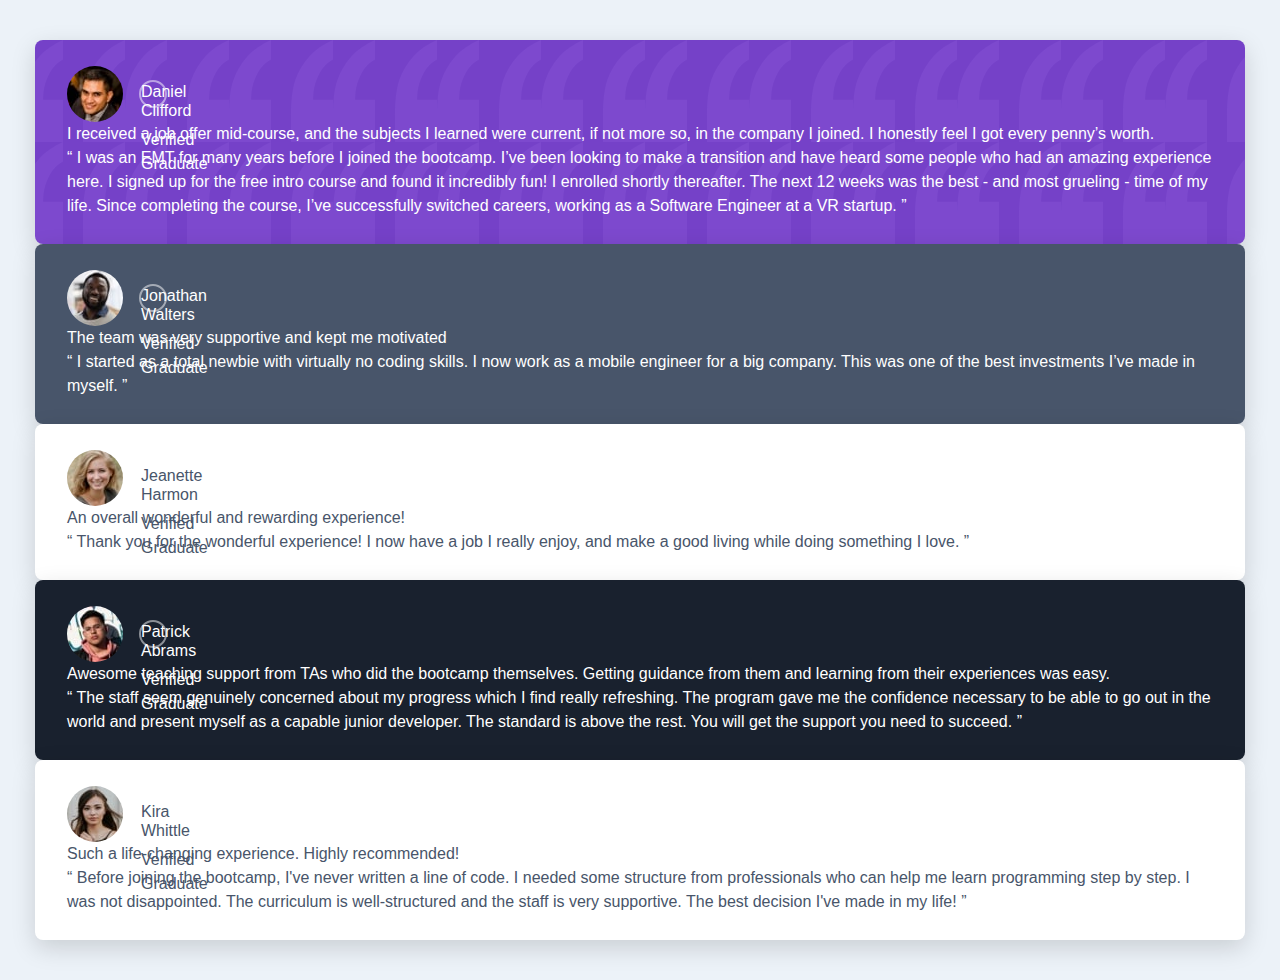
<file: index.html>
<!DOCTYPE html>
<html lang="en">
<head>
    <meta charset="UTF-8">
    <meta name="viewport" content="width=device-width, initial-scale=1.0">
    <title>Bootstrap - Testimonials Page</title>
    <link rel="stylesheet" href="https://stackpath.bootstrapcdn.com/bootstrap/4.5.2/css/bootstrap.min.css">
    <link rel="stylesheet" href="styles.css">
</head>
<body>
    <div class="container">

        <div class="testimonial-grid">

            <div class="daniel-card">
                <div class="card-body card-violet">
                 <div class="d-flex align-items-center">
                    <img src="images/image-daniel.jpg" class="rounded-circle mr-3" alt="Daniel's Image">
                    <div class="profile-info">
                        <h6>Daniel Clifford</h6>
                        <div class="verified-badge">Verified Graduate</div>  
                    </div>
                </div>

                <div class="quote-text">
                        I received a job offer mid-course, and the subjects I learned were current, if not more so, in the company I joined. I honestly feel I got every penny’s worth.
                    </div>

                    <div class="testimonial-details">
                        “ I was an EMT for many years before I joined the bootcamp. I’ve been looking to make a transition and have heard some people who had an amazing experience here. I signed up for the free intro course and found it incredibly fun! I enrolled shortly thereafter. The next 12 weeks was the best - and most grueling - time of my life. Since completing the course, I’ve successfully switched careers, working as a Software Engineer at a VR startup. ”
                    </div>
                </div>
            </div>

            <div class="jonathan-card">
                <div class="card-body card-dark-grayish">
                    <div class="d-flex align-items-center">
                        <img src="images/image-jonathan.jpg" class="rounded-circle mr-3 bg-secondary d-flex align-items-center justify-content-center" alt="Jonathan Image">
                        <div class="profile-info">
                            <h6>Jonathan Walters</h6>
                            <div class="verified-badge">Verified Graduate</div>  
                        </div>
                    </div>

                    <div class="quote-text">
                        The team was very supportive and kept me motivated
                    </div>
                    <div class="testimonial-details">
                        “ I started as a total newbie with virtually no coding skills. I now work as a mobile engineer for a big company. This was one of the best investments I’ve made in myself. ” 
                    </div>   
                </div>   
        </div>
     
    
            <div class="jeanette-card">
                <div class="card-body card-white">
                    <div class="d-flex align-items-center">
                        <img src="images/image-jeanette.jpg" class="rounded-circle mr-3" alt="Jeanette Image">
                        <div class="profile-info">
                            <h6>Jeanette Harmon</h6>
                            <div class="verified-badge">Verified Graduate</div>  
                        </div>
                    </div>

                    <div class="quote-text">
                        An overall wonderful and rewarding experience!
                    </div> 
                    <div class="testimonial-details">
                        “ Thank you for the wonderful experience! I now have a job I really enjoy, and make a good living while doing something I love. ”
                    </div>
                </div>
            </div>
            <div class="patrick-card">
                <div class="card-body card-dark-blackish">
                    <div class="d-flex align-items-center">
                        <img src="images/image-patrick.jpg" class="rounded-circle mr-3" alt="Patrick Image">
                        <div class="profile-info">
                            <h6>Patrick Abrams</h6>
                            <div class="verified-badge">Verified Graduate</div>  
                        </div>
                    </div>

                    <div class="quote-text">
                        Awesome teaching support from TAs who did the bootcamp themselves. Getting guidance from them and learning from their experiences was easy.
                    </div>
                    <div class="testimonial-details">
                        “ The staff seem genuinely concerned about my progress which I find really refreshing. The program gave me the confidence necessary to be able to go out in the world and present myself as a capable junior developer. The standard is above the rest. You will get the support you need to succeed. ”
                    </div>
                </div>
            </div>
            <div class="kira-card">
                <div class="card-body card-white">
                    <div class="d-flex align-items-center">
                        <img src="images/image-kira.jpg" class="rounded-circle mr-3" alt="Kira Image">
                        <div class="profile-info">
                            <h6>Kira Whittle</h6>
                            <div class="verified-badge">Verified Graduate</div>
                        </div>
                    </div>

                    <div class="quote-text">
                        Such a life-changing experience. Highly recommended!
                    </div>

                    <div class="testimonial-details">
                        “ Before joining the bootcamp, I've never written a line of code. I needed some structure from professionals who can help me learn programming step by step. I was not disappointed. The curriculum is well-structured and the staff is very supportive. The best decision I've made in my life! ”
                    </div>
                </div>
            </div>  
        </div>   
        

</body>                
</html>
</file>
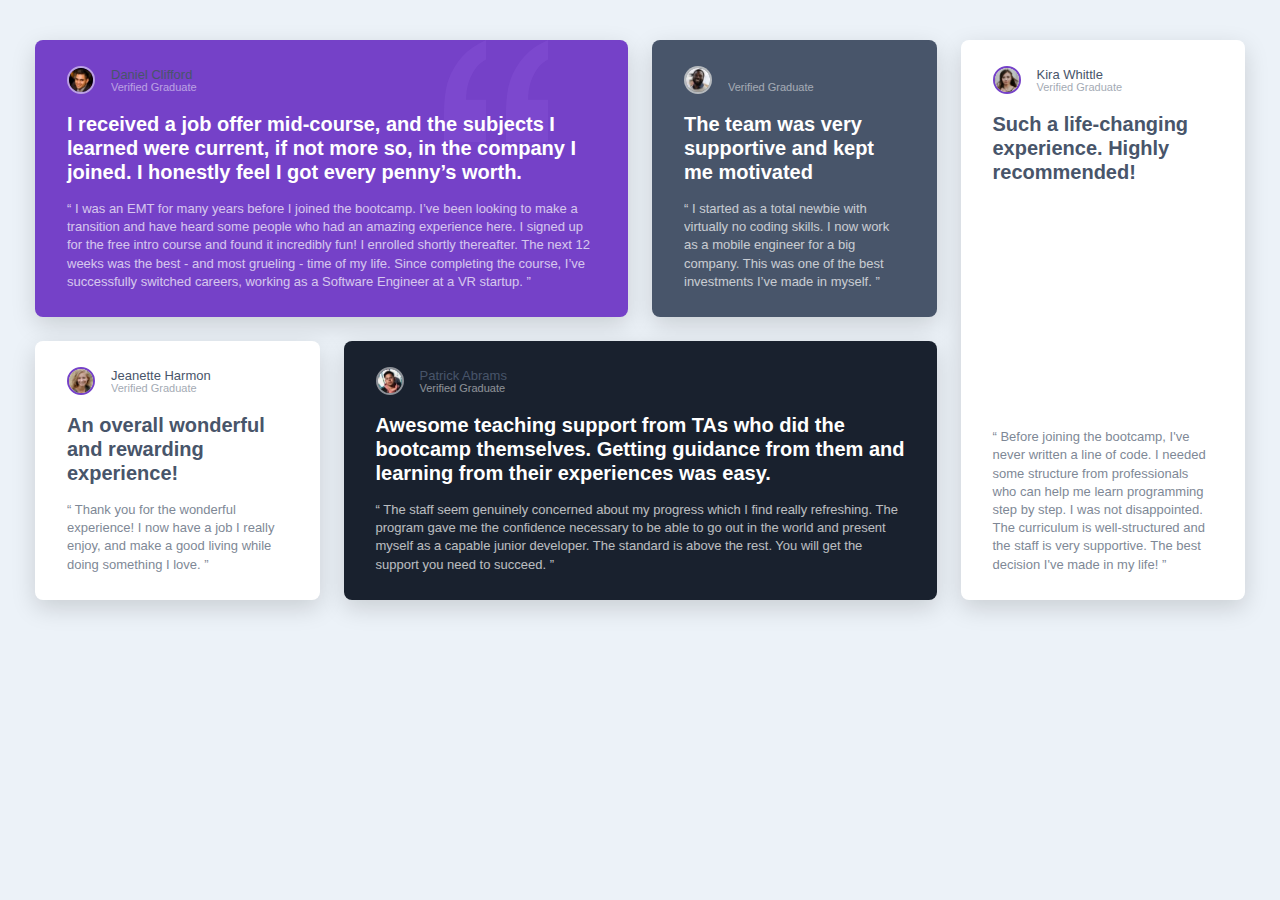
<file: Mod 3 SBA/index.html>
<!DOCTYPE html>
<html lang="en">
<head>
    <meta charset="UTF-8">
    <meta name="viewport" content="width=device-width, initial-scale=1.0">
    <title>Bootstrap - Testimonials Page</title>
    <link rel="stylesheet" href="https://stackpath.bootstrapcdn.com/bootstrap/4.5.2/css/bootstrap.min.css">
    <link rel="stylesheet" href="styles.css">
</head>
<body>
    <div class="container">

        <div class="testimonial-grid">

            <div class="daniel-card">
                <div class="card-body card-violet">
                 <div class="d-flex align-items-center">
                    <img src="images/image-daniel.jpg" class="rounded-circle mr-3" alt="Daniel's Image">
                    <div class="profile-info">
                        <h6>Daniel Clifford</h6>
                        <div class="verified-badge">Verified Graduate</div>  
                    </div>
                </div>

                <div class="quote-text">
                        I received a job offer mid-course, and the subjects I learned were current, if not more so, in the company I joined. I honestly feel I got every penny’s worth.
                    </div>

                    <div class="testimonial-details">
                        “ I was an EMT for many years before I joined the bootcamp. I’ve been looking to make a transition and have heard some people who had an amazing experience here. I signed up for the free intro course and found it incredibly fun! I enrolled shortly thereafter. The next 12 weeks was the best - and most grueling - time of my life. Since completing the course, I’ve successfully switched careers, working as a Software Engineer at a VR startup. ”
                    </div>
                </div>
            </div>

            <div class="jonathan-card">
                <div class="card-body card-dark-grayish">
                    <div class="d-flex align-items-center">
                        <img src="images/image-jonathan.jpg" class="rounded-circle mr-3 bg-secondary d-flex align-items-center justify-content-center" alt="Jonathan Image">
                        <div class="profile-info">
                            <h6>Jonathan Walters</h6>
                            <div class="verified-badge">Verified Graduate</div>  
                        </div>
                    </div>

                    <div class="quote-text">
                        The team was very supportive and kept me motivated
                    </div>
                    <div class="testimonial-details">
                        “ I started as a total newbie with virtually no coding skills. I now work as a mobile engineer for a big company. This was one of the best investments I’ve made in myself. ” 
                    </div>   
                </div>   
        </div>
     
    
            <div class="jeanette-card">
                <div class="card-body card-white">
                    <div class="d-flex align-items-center">
                        <img src="images/image-jeanette.jpg" class="rounded-circle mr-3" alt="Jeanette Image">
                        <div class="profile-info">
                            <h6>Jeanette Harmon</h6>
                            <div class="verified-badge">Verified Graduate</div>  
                        </div>
                    </div>

                    <div class="quote-text">
                        An overall wonderful and rewarding experience!
                    </div> 
                    <div class="testimonial-details">
                        “ Thank you for the wonderful experience! I now have a job I really enjoy, and make a good living while doing something I love. ”
                    </div>
                </div>
            </div>
            <div class="patrick-card">
                <div class="card-body card-dark-blackish">
                    <div class="d-flex align-items-center">
                        <img src="images/image-patrick.jpg" class="rounded-circle mr-3" alt="Patrick Image">
                        <div class="profile-info">
                            <h6>Patrick Abrams</h6>
                            <div class="verified-badge">Verified Graduate</div>  
                        </div>
                    </div>

                    <div class="quote-text">
                        Awesome teaching support from TAs who did the bootcamp themselves. Getting guidance from them and learning from their experiences was easy.
                    </div>
                    <div class="testimonial-details">
                        “ The staff seem genuinely concerned about my progress which I find really refreshing. The program gave me the confidence necessary to be able to go out in the world and present myself as a capable junior developer. The standard is above the rest. You will get the support you need to succeed. ”
                    </div>
                </div>
            </div>
            <div class="kira-card">
                <div class="card-body card-white">
                    <div class="d-flex align-items-center">
                        <img src="images/image-kira.jpg" class="rounded-circle mr-3" alt="Kira Image">
                        <div class="profile-info">
                            <h6>Kira Whittle</h6>
                            <div class="verified-badge">Verified Graduate</div>
                        </div>
                    </div>

                    <div class="quote-text">
                        Such a life-changing experience. Highly recommended!
                    </div>

                    <div class="testimonial-details">
                        “ Before joining the bootcamp, I've never written a line of code. I needed some structure from professionals who can help me learn programming step by step. I was not disappointed. The curriculum is well-structured and the staff is very supportive. The best decision I've made in my life! ”
                    </div>
                </div>
            </div>  
        </div>   
        

</body>                
</html>
</file>
<file: styles.css>
body {
    font-family: 'barlow semi-condensed', sans-serif;
    font-size: 16px;
    background-color:  hsl(210, 46%, 95%);
    min-height: 100vh;
    padding: 40px 20px;
}

.container {
    max-width: 1440px;
    margin: 0 auto;
}

.card-body {
    border: none;
    border-radius: 8px;
    box-shadow: 0 8px 25px rgba(0, 0, 0, 0.15);
    transition: trasform 0.3s ease, box-shadow 0.3s ease;
    height: 100%;
    padding: 26px 32px;
}

.card-body:hover {
    box-shadow: 0 12px 30px rgba(0, 0, 0, 0.2);
    transform: translateY(-5px);
}

.card-violet {
    background-color: hsl(263, 55%, 52%);
    color: white;
    background-image: url("data:image/svg+xml,%3csvg width='104' height='102' xmlns='http://www.w3.org/2000/svg'%3e%3cpath d='M104 102V59.727H84.114c0-5.871.689-11.182 2.068-15.933 1.379-4.75 3.42-9.287 6.125-13.61C95.01 25.86 98.909 22.257 104 19.375V0c-9.758 4.27-17.712 9.74-23.864 16.813-6.151 6.939-10.712 14.545-13.681 22.818C63.485 47.904 62 59.941 62 75.74V102h42zm-62 0V59.727H22.114c0-5.871.689-11.182 2.068-15.933 1.379-4.75 3.42-9.287 6.125-13.61C33.01 25.86 36.909 22.257 42 19.375V0c-9.758 4.27-17.712 9.874-23.864 16.813C12.085 23.752 7.523 31.358 4.554 39.631 1.485 47.904 0 59.941 0 75.74V102h42z' fill='%23A775F1' fill-rule='nonzero' opacity='.15'/%3e%3c/svg%3e");");
    background-repeat: no-repeat;
    background-position: right 80px top 0;
}

.card-dark-grayish {
    background-color: hsl(217, 19%, 35%);
    color: white;
}

.card-dark-blackish{
    background-color: hsl(219, 29%, 14%);
    color: white;
}

.card-white {
    background-color: white;
    color: hsl(217, 19%, 35%);
}

.profile-info {
    width: 28px;
    height: 28px;
    border-radius: 50%;
    object-fit: cover;
    border: 2px solid rgba(255, 255, 255, 0.5);
}
</file>
<file: Mod 3 SBA/styles.css>
*{
    box-sizing: border-box;
    margin: 0;
    padding: 0;
}

body {
    font-family: 'Barlow Semi Condensed', sans-serif;
    font-size: 16px;
    background-color:  hsl(210, 46%, 95%);
    min-height: 100vh;
    padding: 40px 20px;
}

.container {
    max-width: 1440px;
    margin: 0 auto;
}

.card-body {
    border: none;
    border-radius: 8px;
    box-shadow: 0 8px 25px rgba(0, 0, 0, 0.15);
    transition: transform 0.3s ease, box-shadow 0.3s ease;
    height: 100%;
    padding: 26px 32px;
    display: flex;
    flex-direction: column;
}

.card-body:hover {
    box-shadow: 0 12px 30px rgba(0, 0, 0, 0.2);
    transform: translateY(-5px);
}

.card-violet {
    background-color: hsl(263, 55%, 52%);
    color: white;
    background-image: url("data:image/svg+xml,%3csvg width='104' height='102' xmlns='http://www.w3.org/2000/svg'%3e%3cpath d='M104 102V59.727H84.114c0-5.871.689-11.182 2.068-15.933 1.379-4.75 3.42-9.287 6.125-13.61C95.01 25.86 98.909 22.257 104 19.375V0c-9.758 4.27-17.712 9.74-23.864 16.813-6.151 6.939-10.712 14.545-13.681 22.818C63.485 47.904 62 59.941 62 75.74V102h42zm-62 0V59.727H22.114c0-5.871.689-11.182 2.068-15.933 1.379-4.75 3.42-9.287 6.125-13.61C33.01 25.86 36.909 22.257 42 19.375V0c-9.758 4.27-17.712 9.874-23.864 16.813C12.085 23.752 7.523 31.358 4.554 39.631 1.485 47.904 0 59.941 0 75.74V102h42z' fill='%23A775F1' fill-rule='nonzero' opacity='.15'/%3e%3c/svg%3e");
    background-repeat: no-repeat;
    background-position: right 80px top 0;
}

.card-dark-grayish {
    background-color: hsl(217, 19%, 35%);
    color: white;
}

.card-dark-blackish {
    background-color: hsl(219, 29%, 14%);
    color: white;
}

.card-white {
    background-color: white;
    color: hsl(217, 19%, 35%);
}


.rounded-circle {
    border-radius: 50%;
    width: 28px;
    height: 28px;
    object-fit: cover;
    border: 2px solid rgba(255, 255, 255, 0.5);
}

.card-white .rounded-circle {
    border: 2px solid hsl(263, 55%, 52%);
}

.card-body h6 {
    font-size: 13px;
    font-weight: 500;
    color: hsl(217, 19%, 35%);
    margin-bottom: 0px;
}


.verified-badge {
    font-size: 11px;
    font-weight: 500;
    opacity: 0.5;
    line-height: 1;
}

.quote-text {
    font-size: 20px;
    font-weight: 600;
    margin-top: 18px;
    margin-bottom: 16px;
    line-height: 1.2;
    flex-grow: 1;
}

.testimonial-details {
    font-size: 13px;
    font-weight: 500;
    line-height: 1.4;
    opacity: 0.7;
}

    .testimonial-grid {
        display: grid;
        grid-template-columns: repeat(4, 1fr);
        grid-template-rows: repeat(2, auto);    
        gap: 24px;
    }

    .daniel-card {
        grid-column: 1 / 3;
        grid-row: 1;
    }

    .jonathan-card {
        grid-column: 3;
        grid-row: 1;
    }

    .jeanette-card {
        grid-column: 1;
        grid-row: 2;
    }

    .patrick-card {
        grid-column: 2 / 4;
        grid-row: 2;
    }

    .kira-card {
        grid-column: 4;
        grid-row: 1 / 3;
    }
</file>
